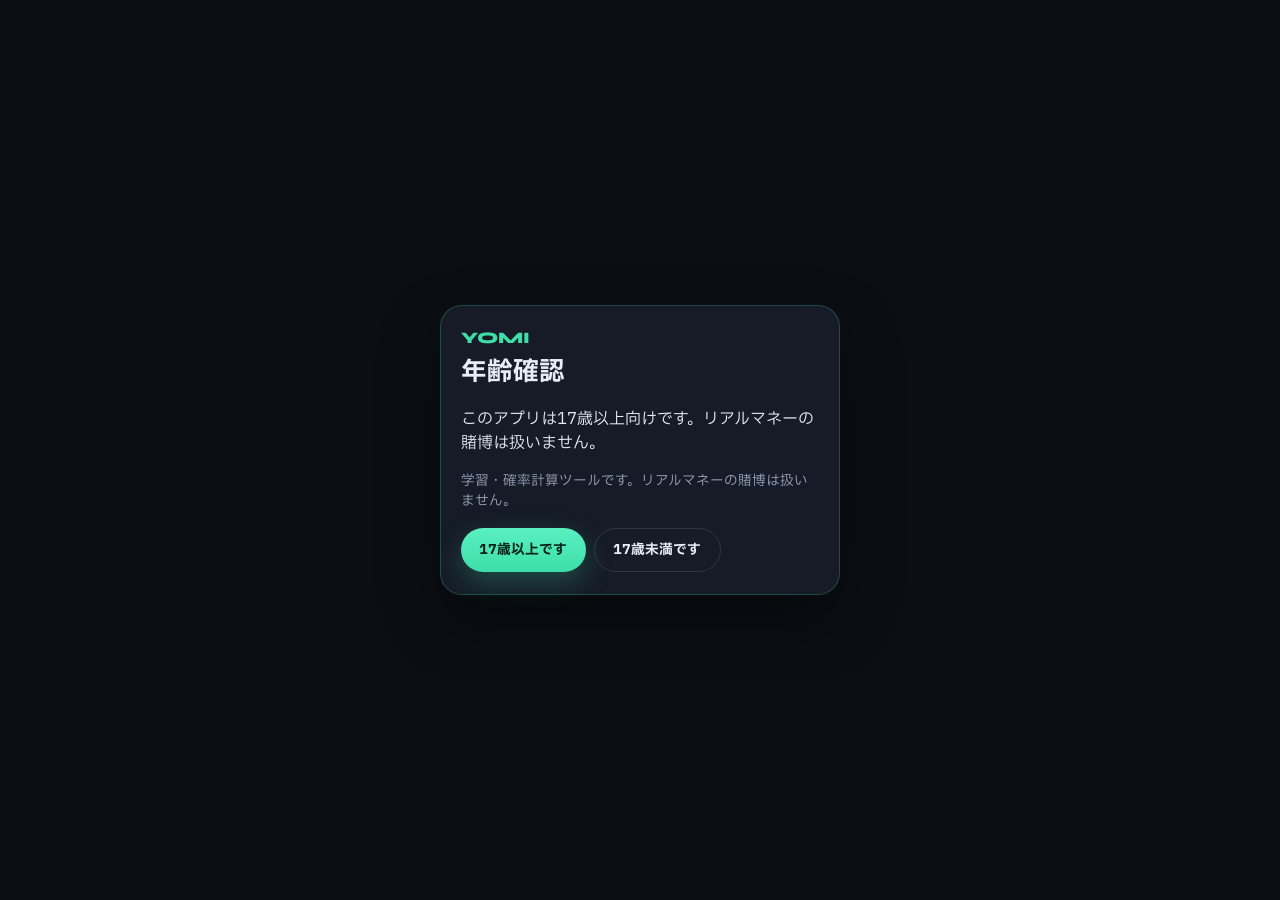
<file: index.html>
<!DOCTYPE html>
<html lang="ja">
  <head>
    <meta charset="UTF-8" />
    <meta
      name="viewport"
      content="width=device-width, initial-scale=1, maximum-scale=1, user-scalable=no, viewport-fit=cover"
    />
    <title>YOMI — ポーカー確率とアクション</title>
    <link rel="preconnect" href="https://fonts.googleapis.com" />
    <link rel="preconnect" href="https://fonts.gstatic.com" crossorigin />
    <link
      href="https://fonts.googleapis.com/css2?family=IBM+Plex+Sans+JP:wght@400;550;700&family=Syne:wght@600;700;800&display=swap"
      rel="stylesheet"
    />
    <link rel="stylesheet" href="css/styles.css" />
    <script src="js/scrollAssist.js"></script>
  </head>
  <body>
    <div id="age-gate" class="age-gate" hidden>
      <div class="age-gate__card">
        <p class="age-gate__brand">YOMI</p>
        <h1>年齢確認</h1>
        <p id="age-gate-text"></p>
        <p class="age-gate__note">学習・確率計算ツールです。リアルマネーの賭博は扱いません。</p>
        <div class="age-gate__actions">
          <button type="button" class="btn btn--accent" id="btn-age-yes">17歳以上です</button>
          <button type="button" class="btn btn--line" id="btn-age-no">17歳未満です</button>
        </div>
      </div>
    </div>

    <div id="ad-interstitial" class="ad-gate" hidden>
      <div class="ad-gate__card" role="dialog" aria-modal="true" aria-labelledby="ad-title">
        <p class="ad-gate__badge">広告</p>
        <h2 id="ad-title">スポンサード</h2>
        <div class="ad-gate__fake">
          <p>ここに広告が入ります</p>
          <p class="ad-gate__fake-sub">（開発用プレースホルダ · 本番は AdMob 等）</p>
        </div>
        <div class="ad-gate__actions">
          <button type="button" class="btn btn--line" id="btn-ad-close">とじる</button>
          <button type="button" class="btn btn--accent" id="btn-ad-upgrade">広告を消す（Pro）</button>
        </div>
        <p class="ad-gate__note">Freeは計算5回ごとに表示 · 結果のあとに出ます</p>
      </div>
    </div>

    <div id="paywall" class="paywall" hidden>
      <div class="paywall__card">
        <p class="paywall__brand">YOMI Pro</p>
        <h2>深く読む人向け</h2>
        <p class="paywall__meta" id="paywall-meta">自動更新サブスクリプション · 1か月</p>
        <p class="paywall__price" id="paywall-price"></p>
        <ul id="paywall-features" class="paywall__list"></ul>

        <div class="paywall__actions">
          <button type="button" class="btn btn--accent" id="btn-unlock-pro">App内課金でProを購入</button>
          <button type="button" class="btn btn--line" id="btn-restore-pro">購入を復元</button>
          <button type="button" class="btn btn--line" id="btn-reset-test" hidden>テストデータ初期化</button>
          <button type="button" class="btn btn--line" id="btn-paywall-close">とじる</button>
        </div>

        <details class="invite-details" id="invite-section">
          <summary>招待コードをお持ちの方</summary>
          <div class="invite-box">
            <label class="field">
              <span>コード</span>
              <input id="invite-input" type="text" placeholder="招待コード" autocomplete="off" spellcheck="false" />
            </label>
            <button type="button" class="btn btn--line" id="btn-invite-redeem">コードで解除</button>
            <p id="invite-msg" class="invite-msg" role="status"></p>
          </div>
        </details>

        <p class="paywall__legal">
          <a id="paywall-privacy" href="https://ushijima24.github.io/yomi-legal/privacy.html" target="_blank" rel="noopener noreferrer">プライバシーポリシー</a>
          <span aria-hidden="true">·</span>
          <a id="paywall-terms" href="https://ushijima24.github.io/yomi-legal/terms.html" target="_blank" rel="noopener noreferrer">利用規約（Terms of Use）</a>
        </p>

        <p class="paywall__note" id="paywall-note">
          サブスクリプションはAppleのアプリ内課金で処理されます。自動更新の管理・解約は端末のサブスクリプション設定から行えます。
        </p>
      </div>
    </div>

    <div id="app-scroll">
    <div class="shell">
      <header class="top">
        <div class="top__brand">
          <p class="logo">YOMI</p>
          <p class="logo__sub">勝率とアクション最適化</p>
        </div>
        <div class="top__right">
          <button type="button" class="plan-pill" id="btn-plan" aria-label="プラン">
            Free
          </button>
          <nav class="tabs" role="tablist">
            <button type="button" class="tab is-active" role="tab" aria-selected="true" data-tab="equity">
              勝率計算
            </button>
            <button type="button" class="tab" role="tab" aria-selected="false" data-tab="action">
              アクション診断
            </button>
            <button type="button" class="tab" role="tab" aria-selected="false" data-tab="line">
              ライン解析
            </button>
            <button type="button" class="tab" role="tab" aria-selected="false" data-tab="range">
              レンジ編集
            </button>
          </nav>
        </div>
      </header>

      <!-- TAB: Equity (既存機能) -->
      <section id="panel-equity" class="panel is-active" role="tabpanel">
        <div class="panel__intro">
          <h1>ハンドを入れて勝率を出す</h1>
          <p>既知の手札同士のエクイティをシミュレーション</p>
        </div>

        <div class="rail">
          <div class="stage">
            <div class="stage__label">ボード</div>
            <div id="board" class="card-row"></div>
            <div class="deal-bar" role="group" aria-label="ランダム生成">
              <span class="deal-bar__label">ランダム生成：</span>
              <button type="button" class="btn btn--line" id="btn-eq-deal-flop">フロップ3枚</button>
              <button type="button" class="btn btn--line" id="btn-eq-deal-turn">ターン</button>
              <button type="button" class="btn btn--line" id="btn-eq-deal-river">リバー</button>
            </div>
            <div id="players" class="player-grid"></div>
            <div class="toolbar">
              <button type="button" class="btn btn--accent" id="btn-calculate">計算する</button>
              <button type="button" class="btn btn--line" id="btn-reset">リセット</button>
              <button type="button" class="btn btn--line" id="btn-add-player">+ 相手</button>
              <button type="button" class="btn btn--line" id="btn-remove-player">− 相手</button>
            </div>
            <p id="status" class="status" role="status"></p>
            <p id="ad-progress-hint" class="ad-progress" hidden></p>
          </div>

          <aside class="deck" aria-label="カード選択">
            <div class="deck__head">デッキ</div>
            <div id="picker"></div>
            <p class="deck__note">スロットを選んでからカードをタップ</p>
          </aside>
        </div>
      </section>

      <!-- TAB: Action advisor -->
      <section id="panel-action" class="panel" role="tabpanel" hidden>
        <div class="panel__intro">
          <h1>今の一手を診断する</h1>
          <p>
            ポットオッズからコール／フォールドの目安を出します。Proではポジション・レイズEV・ハンド内訳まで使えます。
          </p>
          <p class="free-banner" id="action-free-banner" hidden>
            いま Free プランです。詳細設定とレイズ計算は
            <button type="button" class="linkish" id="btn-upgrade-inline">Pro</button>
            で使えます。
          </p>
        </div>

        <div class="advise-layout">
          <div class="advise-main">
            <div class="block">
              <div class="block__title">ボード</div>
              <div id="adv-board" class="card-row"></div>
              <div class="deal-bar" role="group" aria-label="ランダム生成">
                <span class="deal-bar__label">ランダム生成：</span>
                <button type="button" class="btn btn--line" id="btn-adv-deal-flop">フロップ3枚</button>
                <button type="button" class="btn btn--line" id="btn-adv-deal-turn">ターン</button>
                <button type="button" class="btn btn--line" id="btn-adv-deal-river">リバー</button>
              </div>
              <p class="field-hint">未入力ならプリフロップとして計算します</p>
            </div>

            <div class="situation-grid situation-grid--hero-only">
              <div class="block block--me">
                <div class="block__title">自分</div>
                <div class="advise-cards">
                  <div>
                    <span class="mini-label">ハンド</span>
                    <div id="adv-hero" class="card-row"></div>
                  </div>
                </div>
                <div class="fields fields--stack">
                  <label class="field" data-pro-field>
                    <span>ポジション <i class="pro-tag">Pro</i></span>
                    <select id="adv-hero-pos"></select>
                  </label>
                  <label class="field field--check" data-pro-field>
                    <input id="adv-raise" type="checkbox" checked />
                    <span>レイズ案も計算する <i class="pro-tag">Pro</i></span>
                  </label>
                </div>
              </div>
            </div>

            <div class="block">
              <div class="block__title">ポット</div>
              <p class="mini-label">相手のベットサイズ</p>
              <div id="adv-size-buttons" class="size-buttons" role="group" aria-label="ベットサイズ"></div>
              <p id="adv-size-summary" class="size-summary"></p>

              <details class="invite-details pot-advanced">
                <summary>数値を直接指定</summary>
                <div class="fields" style="margin-top: 0.65rem">
                  <label class="field">
                    <span>ポット（相手ベット込み）</span>
                    <input id="adv-pot" type="number" min="1" step="1" />
                  </label>
                  <label class="field">
                    <span>このラウンドのコール額</span>
                    <input id="adv-bet" type="number" min="1" step="1" />
                  </label>
                </div>
                <p class="field-hint">もっと詳しく入れたいときは Pro の「ライン解析」タブへ。</p>
              </details>

              <p class="field-hint">倍率ボタンは元ポット100基準。金額を変えたいときは「数値を直接指定」へ。</p>
              <p id="adv-odds-hint" class="odds-hint"></p>
            </div>

            <details class="block block--villain villain-fold" id="adv-villain-details">
              <summary class="villain-fold__summary">
                相手設定 <i class="pro-tag">Pro</i>
                <span class="villain-fold__hint">タップで開閉</span>
              </summary>
              <div class="fields fields--stack villain-fold__body">
                <label class="field" data-pro-field>
                  <span>テーブル人数（2〜9） <i class="pro-tag">Pro</i></span>
                  <input id="adv-players" type="number" min="2" max="9" step="1" value="6" placeholder="6" />
                </label>
                <label class="field" data-pro-field>
                  <span>卓の傾向 <i class="pro-tag">Pro</i></span>
                  <select id="adv-table-tend">
                    <option value="auto">一般（普通）</option>
                    <option value="tight">タイト（入りにくい）</option>
                    <option value="mid">普通</option>
                    <option value="loose">ルース（みんな入りやすい）</option>
                  </select>
                </label>
                <p class="field-hint">卓全体の地合い。相手タイプとは別に、推定レンジの広さに効きます。</p>
                <label class="field" data-pro-field>
                  <span>使うレンジ <i class="pro-tag">Pro</i></span>
                  <select id="adv-profile-select">
                    <option value="">推定レンジ（自動）</option>
                    <option value="__draft__">編集中のレンジ</option>
                  </select>
                </label>
                <p class="field-hint" id="adv-range-hint">登録・編集は「レンジ編集」タブへ</p>
                <label class="field" data-pro-field>
                  <span>ポジション <i class="pro-tag">Pro</i></span>
                  <select id="adv-villain-pos"></select>
                </label>
                <label class="field" data-pro-field>
                  <span>タイプ <i class="pro-tag">Pro</i></span>
                  <select id="adv-style">
                    <option value="auto">一般（スタンダード）</option>
                    <option value="tight">タイト（狭め）</option>
                    <option value="mid">スタンダード</option>
                    <option value="loose">ルース（広め）</option>
                  </select>
                </label>
                <label class="field" data-pro-field>
                  <span>ライン <i class="pro-tag">Pro</i></span>
                  <select id="adv-line">
                    <option value="auto">一般（ORがベット）</option>
                    <option value="or">オリジナルレイザー (OR)</option>
                    <option value="3bet">3ベッター</option>
                    <option value="4bet">4ベッター</option>
                    <option value="caller">コーラー（フラット）</option>
                    <option value="unknown">不明</option>
                  </select>
                </label>
              </div>
            </details>

            <div class="toolbar">
              <button type="button" class="btn btn--accent" id="btn-advise">最適アクションを出す</button>
              <button type="button" class="btn btn--line" id="btn-adv-reset">カードをクリア</button>
            </div>
            <p id="adv-status" class="status" role="status"></p>

            <div id="adv-result" class="verdict" hidden></div>
          </div>

          <aside class="deck" aria-label="カード選択（診断）">
            <div class="deck__head">デッキ</div>
            <div id="adv-picker"></div>
            <p class="deck__note">スロットを選んでからカードをタップ</p>
          </aside>
        </div>
      </section>

      <!-- TAB: Line lab (Pro) -->
      <section id="panel-line" class="panel" role="tabpanel" hidden>
        <div class="panel__intro">
          <h1>ライン解析 <i class="pro-tag">Pro</i></h1>
          <p>
            テーブルで参加席を選び、プリフロップからリバーまでプレイラインを入れてから診断します。ポットとこのラウンドのベットを分けて扱います。
          </p>
          <p class="free-banner" id="line-free-banner" hidden>
            ライン解析は Pro 機能です。
            <button type="button" class="linkish" id="btn-upgrade-line">Proを見る</button>
          </p>
        </div>

        <div id="line-lab-body" data-pro-field>
          <div class="advise-layout">
            <div class="advise-main">
              <div class="block">
                <div class="block__title">テーブル</div>
                <div class="fields">
                  <label class="field">
                    <span>人数（2〜9）</span>
                    <input id="line-players" type="number" min="2" max="9" step="1" value="6" />
                  </label>
                  <label class="field">
                    <span>開始ポット（ブラインド等）</span>
                    <input id="line-start-pot" type="number" min="0" step="1" value="15" />
                  </label>
                  <label class="field">
                    <span>スタック目安（オールイン用）</span>
                    <input id="line-stack" type="number" min="1" step="1" value="1000" />
                  </label>
                </div>
                <p class="field-hint">席をタップ: 1回目＝自分、2回目＝参加者、3回目＝外す。参加者が診断対象になります。</p>
                <div id="line-table" class="line-table" aria-label="テーブル座席"></div>
                <p id="line-seats-summary" class="size-summary"></p>
              </div>

              <div class="block">
                <div class="block__title">ストリート / ボード / ハンド</div>
                <div id="line-street-tabs" class="line-street-tabs" role="tablist"></div>
                <div id="line-board" class="card-row" style="margin-top: 0.75rem"></div>
                <div class="deal-bar" role="group" aria-label="ランダム生成">
                  <span class="deal-bar__label">ランダム：</span>
                  <button type="button" class="btn btn--line" id="btn-line-deal-flop">フロップ</button>
                  <button type="button" class="btn btn--line" id="btn-line-deal-turn">ターン</button>
                  <button type="button" class="btn btn--line" id="btn-line-deal-river">リバー</button>
                </div>
                <div style="margin-top: 0.85rem">
                  <span class="mini-label">自分のハンド</span>
                  <div id="line-hero" class="card-row"></div>
                </div>
              </div>

              <div class="block">
                <div class="block__title">アクションを追加</div>
                <div class="fields">
                  <label class="field">
                    <span>誰が</span>
                    <select id="line-act-seat"></select>
                  </label>
                  <label class="field">
                    <span>何を</span>
                    <select id="line-act-kind"></select>
                  </label>
                </div>
                <p class="mini-label">ベット／レイズサイズ（現在ポット基準）</p>
                <div id="line-size-buttons" class="size-buttons" role="group" aria-label="ベット％"></div>
                <div class="fields" style="margin-top: 0.65rem">
                  <label class="field">
                    <span>金額（レイズ先・ベット額）</span>
                    <input id="line-act-amount" type="number" min="0" step="1" placeholder="自動 or 直接" />
                  </label>
                </div>
                <div class="toolbar">
                  <button type="button" class="btn btn--accent" id="btn-line-add">ラインに追加</button>
                  <button type="button" class="btn btn--line" id="btn-line-undo">ひとつ戻す</button>
                  <button type="button" class="btn btn--line" id="btn-line-clear">ライン消去</button>
                </div>
              </div>

              <div class="block">
                <div class="block__title">プレイライン</div>
                <ol id="line-timeline" class="line-timeline"></ol>
                <div id="line-spot" class="line-spot"></div>
              </div>

              <div class="block">
                <div class="block__title">診断オプション</div>
                <div class="fields fields--stack">
                  <label class="field">
                    <span>相手タイプ</span>
                    <select id="line-style">
                      <option value="mid">スタンダード</option>
                      <option value="tight">タイト</option>
                      <option value="loose">ルース</option>
                    </select>
                  </label>
                  <label class="field">
                    <span>卓の傾向</span>
                    <select id="line-table-tend">
                      <option value="mid">普通</option>
                      <option value="tight">タイト</option>
                      <option value="loose">ルース</option>
                    </select>
                  </label>
                  <label class="field field--check">
                    <input id="line-raise" type="checkbox" checked />
                    <span>レイズ案も計算する</span>
                  </label>
                </div>
              </div>

              <div class="toolbar">
                <button type="button" class="btn btn--accent" id="btn-line-run">ラインから診断</button>
                <button type="button" class="btn btn--line" id="btn-line-reset-cards">カードをクリア</button>
              </div>
              <p id="line-status" class="status" role="status"></p>
              <div id="line-result" class="verdict" hidden></div>
            </div>

            <aside class="deck" aria-label="カード選択（ライン）">
              <div class="deck__head">デッキ</div>
              <div id="line-picker"></div>
              <p class="deck__note">スロットを選んでからカードをタップ</p>
            </aside>
          </div>
        </div>
      </section>

      <!-- TAB: Range editor -->
      <section id="panel-range" class="panel" role="tabpanel" hidden>
        <div class="panel__intro">
          <h1>ハンドレンジ編集</h1>
          <p>相手の想定ハンドをチェックで作り、名前をつけて保存。アクション診断から呼び出せます。</p>
          <p class="free-banner" id="range-free-banner" hidden>
            レンジ編集は Pro 機能です。
            <button type="button" class="linkish" id="btn-upgrade-range">Proを見る</button>
          </p>
        </div>

        <div class="block" id="range-editor-block" data-pro-field>
          <div class="fields fields--range-meta">
            <label class="field field--name">
              <span>相手の名前</span>
              <input id="adv-villain-name" type="text" placeholder="例: たろう" maxlength="40" />
            </label>
            <label class="field">
              <span>名前の選択</span>
              <select id="range-profile-select">
                <option value="">（新規）</option>
              </select>
            </label>
          </div>
          <div class="block__title" style="margin-top: 1rem">
            ハンド一覧
            <span id="range-count" class="range-count">0ハンド</span>
          </div>
          <p class="field-hint">
            タップでオン／オフ。「推定を反映」は、アクション診断で入れた自分のハンド・ボード・相手タイプ／ライン／ベットサイズから、想定レンジを自動でここに呼び出します。
          </p>
          <div class="toolbar range-toolbar">
            <button type="button" class="btn btn--quiet" id="btn-range-all">169件すべて選択</button>
            <button type="button" class="btn btn--line" id="btn-range-from-estimate">推定を反映</button>
            <button type="button" class="btn btn--line" id="btn-range-clear">クリア</button>
            <button type="button" class="btn btn--accent" id="btn-range-save">名前をつけて保存</button>
            <button type="button" class="btn btn--line" id="btn-range-delete">登録削除</button>
          </div>
          <div id="range-grid" class="range-grid range-grid--wide" aria-label="ハンド一覧"></div>
          <p id="range-status" class="status" role="status"></p>
        </div>
      </section>

      <footer class="site-foot">
        <p id="legal-disclaimer" class="site-foot__disc"></p>
        <p class="site-foot__links">
          <a href="./privacy.html">プライバシー</a>
          <a href="./terms.html">利用規約</a>
          <a href="./support.html">サポート</a>
        </p>
        <p class="site-foot__copy" id="legal-copy"></p>
      </footer>
    </div>
    </div>
    <script type="module" src="js/app.js?v=20260822linelab"></script>
  </body>
</html>
</file>
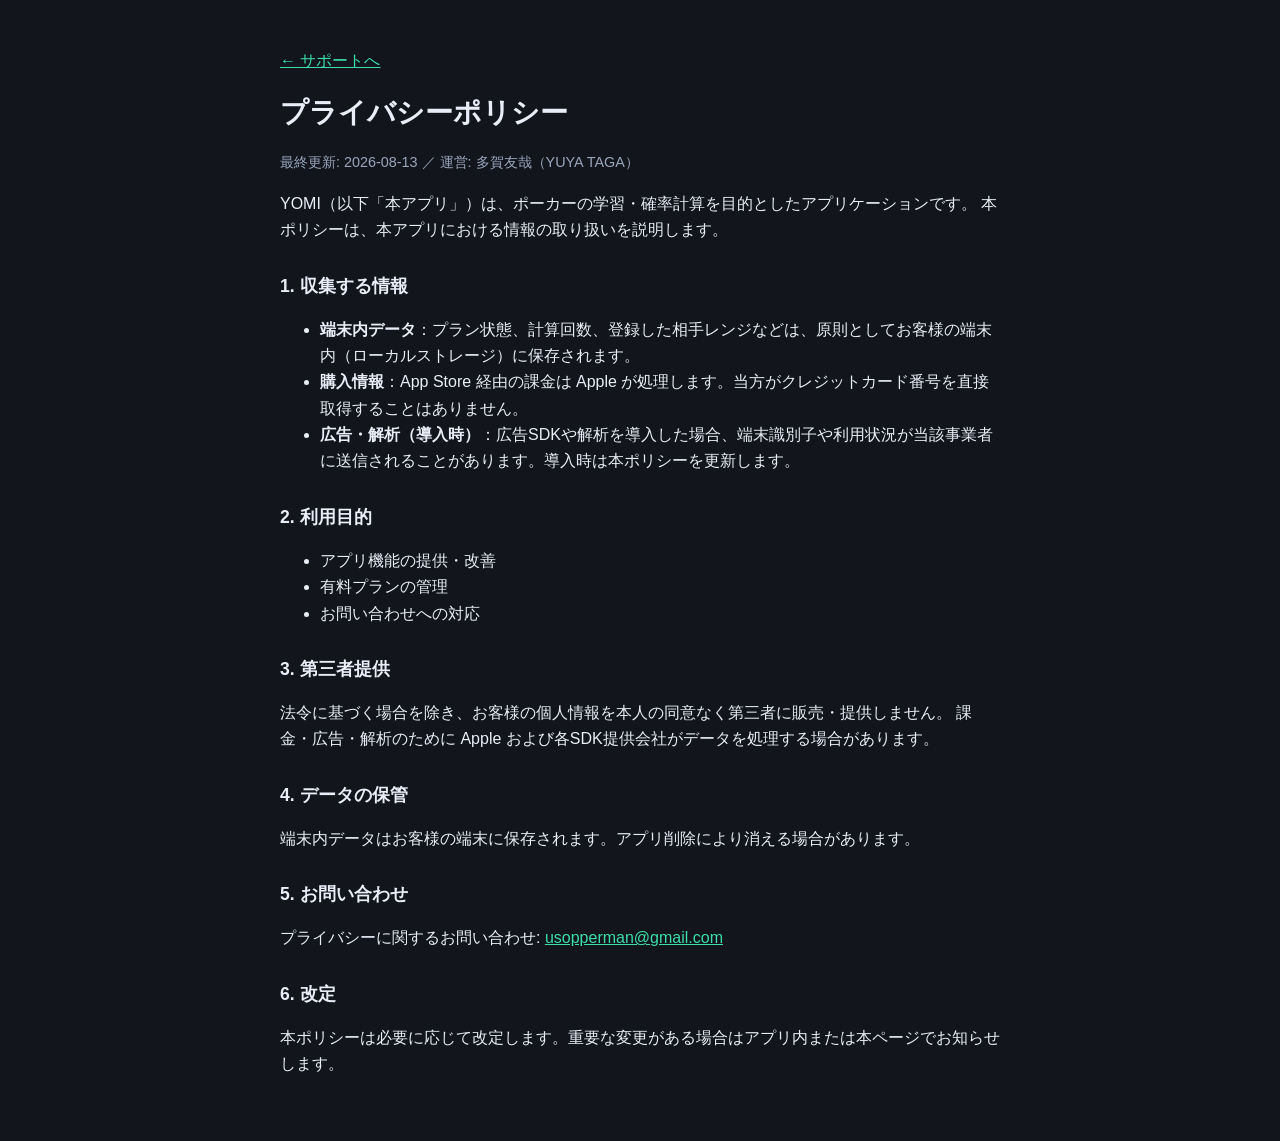
<file: privacy.html>
<!DOCTYPE html>
<html lang="ja">
  <head>
    <meta charset="UTF-8" />
    <meta name="viewport" content="width=device-width, initial-scale=1" />
    <title>プライバシーポリシー — YOMI</title>
    <link rel="stylesheet" href="css/legal.css" />
  </head>
  <body>
    <main class="legal">
      <p><a href="./support.html">← サポートへ</a></p>
      <h1>プライバシーポリシー</h1>
      <p class="meta">最終更新: 2026-08-13 ／ 運営: 多賀友哉（YUYA TAGA）</p>

      <p>
        YOMI（以下「本アプリ」）は、ポーカーの学習・確率計算を目的としたアプリケーションです。
        本ポリシーは、本アプリにおける情報の取り扱いを説明します。
      </p>

      <h2>1. 収集する情報</h2>
      <ul>
        <li>
          <strong>端末内データ</strong>：プラン状態、計算回数、登録した相手レンジなどは、原則としてお客様の端末内（ローカルストレージ）に保存されます。
        </li>
        <li>
          <strong>購入情報</strong>：App Store 経由の課金は Apple が処理します。当方がクレジットカード番号を直接取得することはありません。
        </li>
        <li>
          <strong>広告・解析（導入時）</strong>：広告SDKや解析を導入した場合、端末識別子や利用状況が当該事業者に送信されることがあります。導入時は本ポリシーを更新します。
        </li>
      </ul>

      <h2>2. 利用目的</h2>
      <ul>
        <li>アプリ機能の提供・改善</li>
        <li>有料プランの管理</li>
        <li>お問い合わせへの対応</li>
      </ul>

      <h2>3. 第三者提供</h2>
      <p>
        法令に基づく場合を除き、お客様の個人情報を本人の同意なく第三者に販売・提供しません。
        課金・広告・解析のために Apple および各SDK提供会社がデータを処理する場合があります。
      </p>

      <h2>4. データの保管</h2>
      <p>端末内データはお客様の端末に保存されます。アプリ削除により消える場合があります。</p>

      <h2>5. お問い合わせ</h2>
      <p>
        プライバシーに関するお問い合わせ:
        <a href="mailto:usopperman@gmail.com">usopperman@gmail.com</a>
      </p>

      <h2>6. 改定</h2>
      <p>本ポリシーは必要に応じて改定します。重要な変更がある場合はアプリ内または本ページでお知らせします。</p>
    </main>
  </body>
</html>
</file>
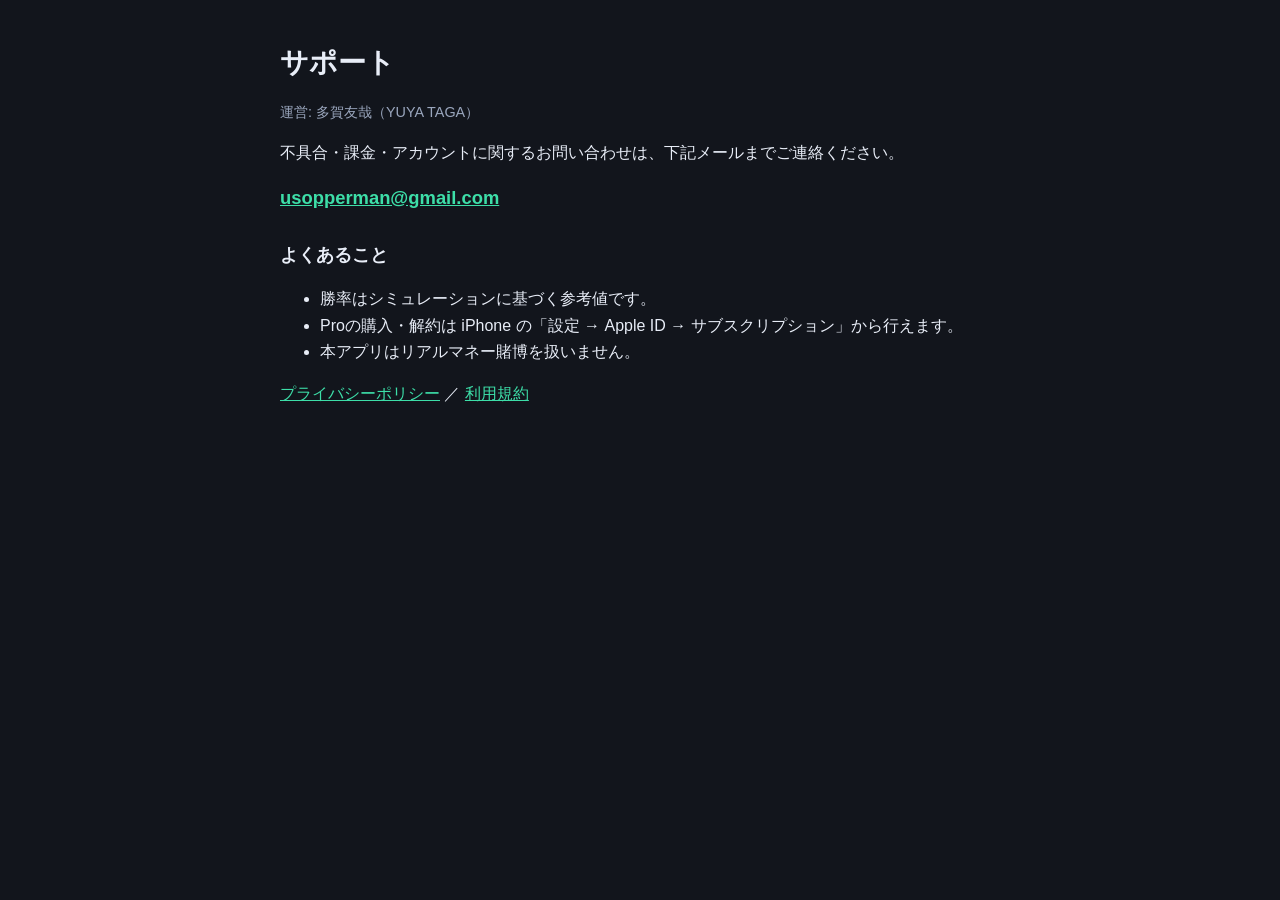
<file: support.html>
<!DOCTYPE html>
<html lang="ja">
  <head>
    <meta charset="UTF-8" />
    <meta name="viewport" content="width=device-width, initial-scale=1" />
    <title>サポート — YOMI</title>
    <link rel="stylesheet" href="css/legal.css" />
  </head>
  <body>
    <main class="legal">
      <h1>サポート</h1>
      <p class="meta">運営: 多賀友哉（YUYA TAGA）</p>

      <p>不具合・課金・アカウントに関するお問い合わせは、下記メールまでご連絡ください。</p>
      <p><a class="big" href="mailto:usopperman@gmail.com">usopperman@gmail.com</a></p>

      <h2>よくあること</h2>
      <ul>
        <li>勝率はシミュレーションに基づく参考値です。</li>
        <li>Proの購入・解約は iPhone の「設定 → Apple ID → サブスクリプション」から行えます。</li>
        <li>本アプリはリアルマネー賭博を扱いません。</li>
      </ul>

      <p>
        <a href="./privacy.html">プライバシーポリシー</a> ／
        <a href="./terms.html">利用規約</a>
      </p>
    </main>
  </body>
</html>
</file>
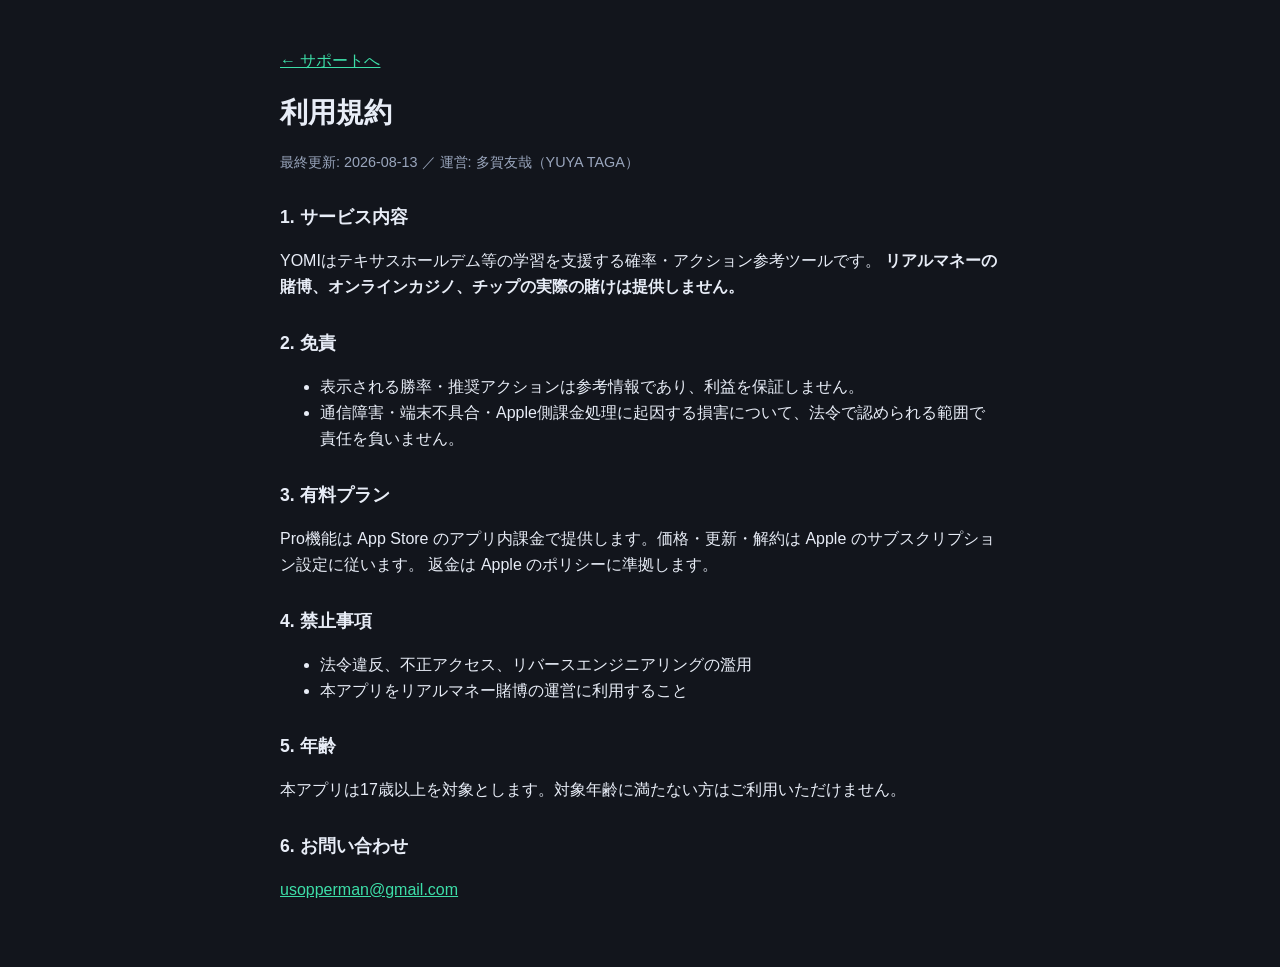
<file: terms.html>
<!DOCTYPE html>
<html lang="ja">
  <head>
    <meta charset="UTF-8" />
    <meta name="viewport" content="width=device-width, initial-scale=1" />
    <title>利用規約 — YOMI</title>
    <link rel="stylesheet" href="css/legal.css" />
  </head>
  <body>
    <main class="legal">
      <p><a href="./support.html">← サポートへ</a></p>
      <h1>利用規約</h1>
      <p class="meta">最終更新: 2026-08-13 ／ 運営: 多賀友哉（YUYA TAGA）</p>

      <h2>1. サービス内容</h2>
      <p>
        YOMIはテキサスホールデム等の学習を支援する確率・アクション参考ツールです。
        <strong>リアルマネーの賭博、オンラインカジノ、チップの実際の賭けは提供しません。</strong>
      </p>

      <h2>2. 免責</h2>
      <ul>
        <li>表示される勝率・推奨アクションは参考情報であり、利益を保証しません。</li>
        <li>通信障害・端末不具合・Apple側課金処理に起因する損害について、法令で認められる範囲で責任を負いません。</li>
      </ul>

      <h2>3. 有料プラン</h2>
      <p>
        Pro機能は App Store のアプリ内課金で提供します。価格・更新・解約は Apple のサブスクリプション設定に従います。
        返金は Apple のポリシーに準拠します。
      </p>

      <h2>4. 禁止事項</h2>
      <ul>
        <li>法令違反、不正アクセス、リバースエンジニアリングの濫用</li>
        <li>本アプリをリアルマネー賭博の運営に利用すること</li>
      </ul>

      <h2>5. 年齢</h2>
      <p>本アプリは17歳以上を対象とします。対象年齢に満たない方はご利用いただけません。</p>

      <h2>6. お問い合わせ</h2>
      <p><a href="mailto:usopperman@gmail.com">usopperman@gmail.com</a></p>
    </main>
  </body>
</html>
</file>
<file: css/styles.css>
:root {
  --bg0: #12151c;
  --bg1: #1a2030;
  --ink: #e8edf7;
  --muted: #9aa6bd;
  --line: rgba(232, 237, 247, 0.12);
  --accent: #3ddea8;
  --accent-deep: #1fa87a;
  --warn: #ffb020;
  --danger: #ff6b6b;
  --paper: #f4f1ea;
  --paper-ink: #1c2333;
  --red: #d64545;
  --black: #1a1a1a;
  --shadow: 0 24px 60px rgba(0, 0, 0, 0.4);
  --font: "IBM Plex Sans JP", "Hiragino Sans", sans-serif;
  --display: "Syne", "IBM Plex Sans JP", sans-serif;
}

*,
*::before,
*::after {
  box-sizing: border-box;
}

html {
  color-scheme: dark;
  height: 100%;
  overflow: hidden;
}

body {
  margin: 0;
  height: 100%;
  overflow: hidden;
  font-family: var(--font);
  color: var(--ink);
  background:
    radial-gradient(ellipse 70% 45% at 10% 0%, rgba(61, 222, 168, 0.14), transparent 50%),
    radial-gradient(ellipse 50% 40% at 100% 20%, rgba(255, 176, 32, 0.08), transparent 45%),
    linear-gradient(160deg, var(--bg0), var(--bg1) 55%, #10141d);
}

/**
 * ネイティブ contentSize が不安定なため、ページスクロールはここで行う。
 * （WKWebView の pan は無効化しないこと）
 */
#app-scroll {
  position: fixed;
  inset: 0;
  z-index: 1;
  overflow-x: hidden;
  overflow-y: scroll;
  -webkit-overflow-scrolling: touch;
  overscroll-behavior: contain;
  touch-action: pan-y;
  padding-top: env(safe-area-inset-top, 0px);
  padding-bottom: env(safe-area-inset-bottom, 0px);
}

body::before {
  content: "";
  position: fixed;
  inset: 0;
  pointer-events: none;
  opacity: 0.045;
  background-image: url("data:image/svg+xml,%3Csvg viewBox='0 0 200 200' xmlns='http://www.w3.org/2000/svg'%3E%3Cfilter id='n'%3E%3CfeTurbulence type='fractalNoise' baseFrequency='0.9' numOctaves='4' stitchTiles='stitch'/%3E%3C/filter%3E%3Crect width='100%25' height='100%25' filter='url(%23n)'/%3E%3C/svg%3E");
}

.shell {
  position: relative;
  z-index: 1;
  width: min(1120px, calc(100% - 2rem));
  margin: 0 auto;
  padding: 1.5rem 0 3rem;
}

.top {
  display: flex;
  flex-wrap: wrap;
  align-items: end;
  justify-content: space-between;
  gap: 1rem;
  margin-bottom: 1.75rem;
  animation: in 0.55s ease both;
}

.top__right {
  display: flex;
  flex-wrap: wrap;
  align-items: center;
  gap: 0.65rem;
}

.plan-pill {
  appearance: none;
  border: 1px solid var(--line);
  background: rgba(0, 0, 0, 0.28);
  color: var(--ink);
  font-family: var(--font);
  font-size: 0.78rem;
  font-weight: 700;
  letter-spacing: 0.04em;
  padding: 0.45rem 0.85rem;
  border-radius: 999px;
  cursor: pointer;
}

.plan-pill.is-pro {
  border-color: rgba(61, 222, 168, 0.45);
  background: rgba(61, 222, 168, 0.15);
  color: var(--accent);
}

.pro-tag {
  display: inline-block;
  font-style: normal;
  font-size: 0.62rem;
  font-weight: 700;
  letter-spacing: 0.06em;
  padding: 0.1rem 0.35rem;
  border-radius: 999px;
  background: rgba(255, 176, 32, 0.2);
  color: var(--warn);
  vertical-align: middle;
  margin-left: 0.25rem;
}

.free-banner {
  margin: 0.75rem 0 0;
  padding: 0.65rem 0.8rem;
  border-radius: 12px;
  border: 1px solid rgba(255, 176, 32, 0.28);
  background: rgba(255, 176, 32, 0.08);
  color: var(--ink);
  font-size: 0.86rem;
}

.linkish {
  appearance: none;
  border: none;
  background: none;
  color: var(--accent);
  font: inherit;
  font-weight: 700;
  cursor: pointer;
  text-decoration: underline;
  padding: 0;
}

[data-pro-field].is-locked {
  opacity: 0.55;
  position: relative;
}

[data-pro-field].is-locked select,
[data-pro-field].is-locked input {
  pointer-events: none;
}

.ad-gate {
  position: fixed;
  inset: 0;
  z-index: 50;
  display: grid;
  place-items: center;
  padding: 1rem;
  background: rgba(8, 10, 16, 0.78);
  backdrop-filter: blur(6px);
}

.ad-gate[hidden] {
  display: none !important;
}

.ad-gate__card {
  width: min(400px, 100%);
  background: #141820;
  border: 1px solid var(--line);
  border-radius: 22px;
  padding: 1.2rem 1.15rem 1.1rem;
  box-shadow: var(--shadow);
  animation: in 0.35s ease both;
}

.ad-gate__badge {
  margin: 0;
  display: inline-block;
  font-size: 0.68rem;
  font-weight: 700;
  letter-spacing: 0.12em;
  text-transform: uppercase;
  color: var(--muted);
  border: 1px solid var(--line);
  border-radius: 999px;
  padding: 0.2rem 0.5rem;
}

.ad-gate__card h2 {
  margin: 0.45rem 0 0.75rem;
  font-family: var(--display);
  font-size: 1.35rem;
}

.ad-gate__fake {
  display: grid;
  place-items: center;
  min-height: 160px;
  border-radius: 14px;
  background:
    linear-gradient(135deg, rgba(61, 222, 168, 0.08), rgba(255, 176, 32, 0.06)),
    rgba(255, 255, 255, 0.03);
  border: 1px dashed rgba(232, 237, 247, 0.2);
  text-align: center;
  padding: 1rem;
  margin-bottom: 0.9rem;
}

.ad-gate__fake p {
  margin: 0;
  font-weight: 700;
}

.ad-gate__fake-sub {
  margin-top: 0.35rem !important;
  font-size: 0.75rem !important;
  font-weight: 500 !important;
  color: var(--muted);
}

.ad-gate__actions {
  display: flex;
  flex-wrap: wrap;
  gap: 0.5rem;
}

.ad-gate__note {
  margin: 0.75rem 0 0;
  font-size: 0.72rem;
  color: var(--muted);
  line-height: 1.45;
}

.ad-progress {
  margin: 0.5rem 0 0;
  font-size: 0.75rem;
  color: var(--muted);
}

.paywall {
  position: fixed;
  inset: 0;
  z-index: 40;
  display: grid;
  place-items: center;
  padding: 1rem;
  background: rgba(8, 10, 16, 0.72);
  backdrop-filter: blur(6px);
}

.paywall[hidden] {
  display: none !important;
}

.paywall__card {
  width: min(420px, 100%);
  background: #161b27;
  border: 1px solid rgba(61, 222, 168, 0.28);
  border-radius: 22px;
  padding: 1.35rem 1.3rem 1.2rem;
  box-shadow: var(--shadow);
}

.paywall__brand {
  margin: 0;
  font-family: var(--display);
  font-weight: 800;
  color: var(--accent);
  letter-spacing: -0.02em;
}

.paywall__card h2 {
  margin: 0.25rem 0 0.35rem;
  font-family: var(--display);
  font-size: 1.55rem;
}

.paywall__meta {
  margin: 0 0 0.35rem;
  color: var(--muted);
  font-size: 0.88rem;
}

.paywall__price {
  margin: 0 0 0.85rem;
  color: var(--warn);
  font-weight: 700;
}

.paywall__legal {
  display: flex;
  flex-wrap: wrap;
  align-items: center;
  gap: 0.4rem 0.55rem;
  margin: 0.85rem 0 0.5rem;
  font-size: 0.82rem;
}

.paywall__legal a {
  color: var(--accent);
  text-decoration: underline;
  text-underline-offset: 0.15em;
}

.paywall__list {
  margin: 0 0 1rem;
  padding-left: 1.1rem;
  color: var(--muted);
  font-size: 0.9rem;
  line-height: 1.55;
}

.paywall__list li {
  margin-bottom: 0.35rem;
}

.paywall__actions {
  display: flex;
  flex-wrap: wrap;
  gap: 0.5rem;
}

.paywall__note {
  margin: 0.85rem 0 0;
  font-size: 0.72rem;
  color: var(--muted);
  line-height: 1.45;
}

.invite-details {
  margin: 1rem 0 0;
  border-top: 1px solid var(--line);
  padding-top: 0.75rem;
}

.invite-details summary {
  cursor: pointer;
  color: var(--muted);
  font-size: 0.82rem;
  font-weight: 600;
  list-style: none;
}

.invite-details summary::-webkit-details-marker {
  display: none;
}

.invite-details summary::before {
  content: "▸ ";
  color: var(--muted);
}

.invite-details[open] summary::before {
  content: "▾ ";
}

.invite-details .invite-box {
  margin-top: 0.75rem;
  margin-bottom: 0;
}

.invite-box {
  padding: 0.85rem;
  border-radius: 14px;
  border: 1px solid var(--line);
  background: rgba(255, 255, 255, 0.03);
  display: grid;
  gap: 0.55rem;
}

.invite-box .field {
  margin: 0;
}

.invite-msg {
  margin: 0;
  min-height: 1.2em;
  font-size: 0.8rem;
  color: var(--muted);
}

.invite-msg.is-ok {
  color: var(--accent);
}

.invite-msg.is-err {
  color: #ff9d9d;
}

.logo {
  margin: 0;
  font-family: var(--display);
  font-weight: 800;
  font-size: clamp(2.4rem, 7vw, 3.6rem);
  letter-spacing: -0.04em;
  line-height: 0.95;
  background: linear-gradient(120deg, var(--ink) 40%, var(--accent));
  -webkit-background-clip: text;
  background-clip: text;
  color: transparent;
}

.logo__sub {
  margin: 0.35rem 0 0;
  color: var(--muted);
  font-size: 0.9rem;
  letter-spacing: 0.08em;
}

.tabs {
  display: flex;
  gap: 0.4rem;
  padding: 0.3rem;
  border: 1px solid var(--line);
  border-radius: 999px;
  background: rgba(0, 0, 0, 0.25);
}

.tab {
  appearance: none;
  border: none;
  background: transparent;
  color: var(--muted);
  font-family: var(--font);
  font-size: 0.88rem;
  font-weight: 700;
  padding: 0.55rem 1.1rem;
  border-radius: 999px;
  cursor: pointer;
  transition: 0.18s ease;
}

.tab.is-active {
  background: var(--accent);
  color: #06281d;
}

.panel[hidden] {
  display: none !important;
}

.panel__intro {
  margin-bottom: 1.25rem;
  animation: in 0.6s 0.05s ease both;
}

.panel__intro h1 {
  margin: 0;
  font-family: var(--display);
  font-size: clamp(1.35rem, 3vw, 1.85rem);
  font-weight: 700;
  letter-spacing: -0.02em;
}

.panel__intro p {
  margin: 0.45rem 0 0;
  color: var(--muted);
  max-width: 40rem;
  line-height: 1.55;
  font-size: 0.92rem;
}

.rail,
.advise-layout {
  display: flex;
  flex-direction: column;
  gap: 1rem;
  align-items: stretch;
}

/* デッキは常に一番上・同じ幅 */
.rail .deck,
.advise-layout .deck {
  order: -1;
  width: 100%;
  max-width: 100%;
  box-sizing: border-box;
}

@media (max-width: 860px) {
  .rail,
  .advise-layout {
    display: flex;
    flex-direction: column;
  }
}

.stage,
.block,
.deck,
.verdict {
  background: rgba(16, 20, 30, 0.72);
  border: 1px solid var(--line);
  border-radius: 22px;
  box-shadow: var(--shadow);
  backdrop-filter: blur(8px);
}

.stage {
  padding: 1.15rem 1.15rem 1.25rem;
  animation: in 0.65s 0.08s ease both;
}

.stage__label,
.block__title,
.deck__head,
.mini-label {
  font-size: 0.7rem;
  font-weight: 700;
  letter-spacing: 0.14em;
  text-transform: uppercase;
  color: var(--accent);
}

.stage__label {
  margin-bottom: 0.55rem;
}

.card-row {
  display: flex;
  flex-wrap: wrap;
  gap: 0.45rem;
}

.player-grid {
  display: grid;
  grid-template-columns: repeat(auto-fit, minmax(200px, 1fr));
  gap: 0.75rem;
  margin-top: 1rem;
}

.player {
  border: 1px solid var(--line);
  border-radius: 16px;
  padding: 0.85rem;
  background: rgba(255, 255, 255, 0.02);
}

.player__head {
  display: flex;
  flex-direction: column;
  gap: 0.45rem;
  margin-bottom: 0.5rem;
}

.player__head h2 {
  margin: 0;
  font-family: var(--display);
  font-size: 1rem;
}

.player__stats {
  display: grid;
  grid-template-columns: repeat(3, 1fr);
  text-align: center;
  gap: 0.25rem;
}

.stat__val {
  display: block;
  font-variant-numeric: tabular-nums;
  font-weight: 700;
  font-size: 1.05rem;
}

.stat--win .stat__val {
  color: var(--accent);
}

.stat__lab {
  display: block;
  font-size: 0.62rem;
  color: var(--muted);
  margin-top: 0.1rem;
}

.player__bar {
  height: 3px;
  background: rgba(255, 255, 255, 0.08);
  border-radius: 99px;
  overflow: hidden;
  margin-bottom: 0.65rem;
}

.player__bar i {
  display: block;
  height: 100%;
  background: linear-gradient(90deg, var(--accent-deep), var(--accent));
  transition: width 0.4s ease;
}

.player__cards {
  display: flex;
  justify-content: center;
  gap: 0.4rem;
}

.slot {
  appearance: none;
  border: 0;
  background: transparent;
  padding: 0;
  cursor: pointer;
  display: flex;
  flex-direction: column;
  align-items: center;
  gap: 0.2rem;
}

.slot__label {
  font-size: 0.58rem;
  color: var(--muted);
  letter-spacing: 0.06em;
}

.slot.is-active .card {
  outline: 2px solid var(--accent);
  outline-offset: 3px;
  transform: translateY(-3px);
}

.card {
  width: 50px;
  height: 70px;
  border-radius: 9px;
  display: inline-flex;
  flex-direction: column;
  align-items: center;
  justify-content: center;
  font-weight: 700;
  box-shadow: 0 8px 16px rgba(0, 0, 0, 0.28);
  transition: transform 0.15s ease;
  user-select: none;
}

.card--empty {
  background: rgba(255, 255, 255, 0.03);
  border: 1.5px dashed rgba(232, 237, 247, 0.25);
  color: rgba(232, 237, 247, 0.4);
  font-size: 0.62rem;
  font-weight: 500;
  box-shadow: none;
}

.card--red,
.card--black {
  background: linear-gradient(165deg, #fffefb, var(--paper));
  color: var(--paper-ink);
}

.card--red {
  color: var(--red);
}

.card--black {
  color: var(--black);
}

.card__rank {
  font-size: 1.1rem;
  line-height: 1;
}

.card__suit {
  font-size: 1rem;
  line-height: 1;
  margin-top: 0.08rem;
}

.toolbar {
  display: flex;
  flex-wrap: wrap;
  gap: 0.5rem;
  margin-top: 1rem;
}

.btn {
  appearance: none;
  border: none;
  border-radius: 999px;
  padding: 0.65rem 1.15rem;
  font-family: var(--font);
  font-size: 0.86rem;
  font-weight: 700;
  cursor: pointer;
  transition: 0.15s ease;
}

.btn:disabled {
  opacity: 0.4;
  cursor: not-allowed;
}

.btn:not(:disabled):hover {
  transform: translateY(-1px);
}

.btn--accent {
  background: linear-gradient(180deg, #5af0c0, var(--accent));
  color: #052218;
  box-shadow: 0 10px 28px rgba(61, 222, 168, 0.25);
}

.btn--line {
  background: transparent;
  color: var(--ink);
  border: 1px solid var(--line);
}

.btn--quiet {
  background: rgba(255, 255, 255, 0.04);
  color: var(--muted);
  border: 1px dashed rgba(232, 237, 247, 0.22);
  font-weight: 600;
}

.status {
  min-height: 1.3em;
  margin: 0.75rem 0 0;
  color: var(--muted);
  font-size: 0.85rem;
}

.status.is-error {
  color: #ff9d9d;
}

.deck {
  padding: 0.95rem;
  animation: in 0.7s 0.1s ease both;
  position: relative;
}

.deck__head {
  margin-bottom: 0.65rem;
}

.deck__note {
  margin: 0.75rem 0 0;
  font-size: 0.75rem;
  color: var(--muted);
  line-height: 1.45;
}

.picker__row {
  display: flex;
  align-items: center;
  gap: 0.25rem;
  margin-bottom: 0.3rem;
  overflow-x: auto;
}

.picker__cards {
  display: flex;
  align-items: center;
  gap: 0.25rem;
  min-width: 0;
}

.picker__suit {
  width: 1.2rem;
  flex-shrink: 0;
  text-align: center;
}

.picker__row--red .picker__suit {
  color: #ff8e8e;
}

.picker__row--black .picker__suit {
  color: var(--muted);
}

.picker__card {
  appearance: none;
  border: none;
  min-width: 2.15rem;
  height: 2.15rem;
  border-radius: 7px;
  font-family: var(--font);
  font-size: 0.72rem;
  font-weight: 700;
  cursor: pointer;
  background: var(--paper);
  transition: 0.12s ease;
}

.picker__card.card--red {
  color: var(--red);
}

.picker__card.card--black {
  color: var(--black);
}

.picker__card:hover:not(:disabled) {
  transform: translateY(-2px);
}

.picker__card:disabled {
  opacity: 0.28;
  text-decoration: line-through;
  cursor: default;
}

.deal-bar {
  display: flex;
  flex-wrap: wrap;
  align-items: center;
  gap: 0.35rem;
  margin: 0.65rem 0 0.25rem;
}

.deal-bar__label {
  flex-shrink: 0;
  font-size: 0.72rem;
  font-weight: 700;
  letter-spacing: 0.04em;
  color: var(--muted);
}

.deal-bar .btn {
  font-size: 0.72rem;
  padding: 0.4rem 0.65rem;
}

/* スマホ: 枠内に13枚収める（このブロックは base より後に置く） */
@media (max-width: 860px) {
  .shell {
    width: calc(100% - 1.25rem);
    max-width: 100%;
    overflow-x: hidden;
  }

  .deck {
    padding: 0.7rem 0.65rem 0.75rem;
    max-width: 100%;
    overflow: hidden;
  }

  .picker {
    display: flex;
    flex-direction: column;
    gap: 0.28rem;
    width: 100%;
    max-width: 100%;
  }

  .picker__row {
    display: flex;
    flex-direction: row;
    align-items: center;
    gap: 0.25rem;
    margin-bottom: 0;
    overflow: hidden;
    width: 100%;
  }

  .picker__suit {
    width: 0.95rem;
    flex-shrink: 0;
    font-size: 0.85rem;
  }

  .picker__cards {
    display: grid;
    grid-template-columns: repeat(13, minmax(0, 1fr));
    gap: 0.15rem;
    flex: 1 1 auto;
    min-width: 0;
    width: 100%;
  }

  .picker__card {
    min-width: 0 !important;
    width: 100%;
    height: 1.85rem;
    padding: 0;
    font-size: 0.55rem;
    border-radius: 5px;
  }

  .field-hint {
    overflow-wrap: anywhere;
    word-break: break-word;
  }
}

.advise-main {
  display: flex;
  flex-direction: column;
  gap: 0.85rem;
  animation: in 0.65s 0.08s ease both;
}

.situation-grid {
  display: grid;
  grid-template-columns: 1fr 1fr;
  gap: 0.85rem;
}

.situation-grid--hero-only {
  grid-template-columns: 1fr;
}

@media (max-width: 720px) {
  .situation-grid {
    grid-template-columns: 1fr;
  }
}

.block--me {
  border-color: rgba(61, 222, 168, 0.28);
}

.villain-fold {
  padding: 0;
  overflow: hidden;
}

.villain-fold__summary {
  list-style: none;
  cursor: pointer;
  display: flex;
  flex-wrap: wrap;
  align-items: center;
  gap: 0.45rem;
  padding: 0.95rem 1.05rem;
  font-family: var(--display);
  font-weight: 700;
  font-size: 1rem;
}

.villain-fold__summary::-webkit-details-marker {
  display: none;
}

.villain-fold__summary::before {
  content: "▸";
  color: var(--muted);
  font-size: 0.85rem;
}

.villain-fold[open] > .villain-fold__summary::before {
  content: "▾";
}

.villain-fold__hint {
  margin-left: auto;
  font-family: var(--font);
  font-size: 0.72rem;
  font-weight: 500;
  color: var(--muted);
}

.villain-fold__body {
  padding: 0 1.05rem 1.05rem;
}

.block--villain {
  border-color: rgba(255, 176, 32, 0.28);
}

.fields--stack {
  grid-template-columns: 1fr;
  margin-top: 0.85rem;
}

.range-count {
  float: right;
  font-size: 0.72rem;
  letter-spacing: 0.04em;
  color: var(--muted);
  text-transform: none;
  font-weight: 600;
}

.range-toolbar {
  margin-top: 0.35rem;
  margin-bottom: 0.65rem;
}

.range-grid {
  display: grid;
  grid-template-columns: repeat(auto-fill, minmax(4.2rem, 1fr));
  gap: 0.3rem;
  max-height: 220px;
  overflow: auto;
  padding: 0.35rem;
  border-radius: 12px;
  border: 1px solid var(--line);
  background: rgba(0, 0, 0, 0.22);
}

.range-grid--wide {
  max-height: min(55vh, 420px);
}

.range-chip {
  appearance: none;
  border: 1px solid transparent;
  border-radius: 8px;
  padding: 0.35rem 0.2rem;
  font-family: var(--font);
  font-size: 0.72rem;
  font-weight: 700;
  cursor: pointer;
  background: rgba(255, 255, 255, 0.04);
  color: var(--muted);
}

.range-chip.is-on {
  background: rgba(61, 222, 168, 0.2);
  border-color: rgba(61, 222, 168, 0.45);
  color: var(--accent);
}

#range-editor-block.is-locked .range-grid,
#range-editor-block.is-locked .range-toolbar {
  pointer-events: none;
}

.field input::placeholder {
  color: rgba(154, 166, 189, 0.55);
  font-weight: 500;
}

.block {
  padding: 1rem 1.1rem;
}

.block__title {
  margin-bottom: 0.75rem;
}

.advise-cards {
  display: flex;
  flex-direction: column;
  gap: 0.85rem;
}

.mini-label {
  display: block;
  margin-bottom: 0.35rem;
  color: var(--muted);
}

.fields {
  display: grid;
  grid-template-columns: repeat(2, minmax(0, 1fr));
  gap: 0.75rem;
}

.fields--range-meta {
  grid-template-columns: 1.55fr 1fr;
  align-items: end;
}

@media (max-width: 560px) {
  .fields,
  .fields--range-meta {
    grid-template-columns: 1fr;
  }
}

.field {
  display: flex;
  flex-direction: column;
  gap: 0.35rem;
  font-size: 0.78rem;
  color: var(--muted);
}

.field input[type="number"],
.field input[type="text"],
.field select {
  appearance: none;
  border: 1px solid var(--line);
  border-radius: 12px;
  background: rgba(0, 0, 0, 0.28);
  color: var(--ink);
  font-family: var(--font);
  font-size: 1rem;
  font-weight: 600;
  padding: 0.65rem 0.75rem;
  width: 100%;
  box-sizing: border-box;
}

.field--name input[type="text"] {
  font-size: 1.08rem;
  padding: 0.85rem 0.95rem;
  min-height: 3rem;
  border-radius: 14px;
}

.field--check {
  flex-direction: row;
  align-items: center;
  gap: 0.65rem;
  grid-column: 1 / -1;
  color: var(--ink);
  font-size: 0.88rem;
  cursor: pointer;
  user-select: none;
}

.field--check input[type="checkbox"] {
  appearance: none;
  -webkit-appearance: none;
  width: 1.15rem;
  height: 1.15rem;
  margin: 0;
  flex-shrink: 0;
  border: 2px solid rgba(61, 222, 168, 0.55);
  border-radius: 5px;
  background: rgba(0, 0, 0, 0.35);
  cursor: pointer;
  display: grid;
  place-content: center;
  padding: 0;
}

.field--check input[type="checkbox"]::before {
  content: "";
  width: 0.55rem;
  height: 0.55rem;
  transform: scale(0);
  transition: transform 0.12s ease;
  background: #052218;
  clip-path: polygon(14% 44%, 0 65%, 50% 100%, 100% 16%, 80% 0, 43% 62%);
}

.field--check input[type="checkbox"]:checked {
  background: var(--accent);
  border-color: var(--accent);
}

.field--check input[type="checkbox"]:checked::before {
  transform: scale(1);
}

.odds-hint {
  margin: 0.85rem 0 0;
  padding: 0.7rem 0.8rem;
  border-radius: 12px;
  background: rgba(61, 222, 168, 0.08);
  border: 1px solid rgba(61, 222, 168, 0.2);
  color: var(--ink);
  font-size: 0.86rem;
  line-height: 1.45;
}

.verdict {
  padding: 1.1rem 1.15rem 1.25rem;
}

.verdict__action {
  font-family: var(--display);
  font-size: clamp(1.8rem, 5vw, 2.4rem);
  font-weight: 800;
  letter-spacing: -0.03em;
  margin: 0 0 0.35rem;
}

.verdict__action[data-action="fold"] {
  color: var(--danger);
}

.verdict__action[data-action="call"] {
  color: var(--accent);
}

.verdict__action[data-action="raise"] {
  color: var(--warn);
}

.verdict__sub {
  margin: 0 0 1rem;
  color: var(--muted);
  font-size: 0.88rem;
  line-height: 1.5;
}

.metrics {
  display: grid;
  grid-template-columns: repeat(auto-fit, minmax(120px, 1fr));
  gap: 0.55rem;
  margin-bottom: 1rem;
}

.metric {
  border: 1px solid var(--line);
  border-radius: 14px;
  padding: 0.7rem 0.75rem;
  background: rgba(255, 255, 255, 0.02);
}

.metric b {
  display: block;
  font-size: 1.15rem;
  font-variant-numeric: tabular-nums;
}

.metric__win {
  color: var(--accent);
}

.metric span {
  display: block;
  margin-top: 0.15rem;
  font-size: 0.68rem;
  color: var(--muted);
  letter-spacing: 0.04em;
}

.ev-list {
  display: grid;
  gap: 0.35rem;
  margin: 0 0 1rem;
  padding: 0;
  list-style: none;
}

.ev-list li {
  display: flex;
  justify-content: space-between;
  gap: 1rem;
  padding: 0.45rem 0.55rem;
  border-radius: 10px;
  background: rgba(255, 255, 255, 0.03);
  font-size: 0.88rem;
}

.ev-list li.is-best {
  outline: 1px solid rgba(61, 222, 168, 0.45);
}

.range-box h3,
.hand-groups h3 {
  margin: 0 0 0.45rem;
  font-size: 0.78rem;
  letter-spacing: 0.08em;
  text-transform: uppercase;
  color: var(--muted);
}

.range-box p,
.hand-groups p {
  margin: 0;
  font-size: 0.84rem;
  line-height: 1.55;
  color: var(--ink);
}

.hand-groups {
  display: grid;
  gap: 0.75rem;
  margin-top: 1rem;
}

.tag-ahead {
  color: var(--accent);
}

.tag-flip {
  color: var(--warn);
}

.tag-behind {
  color: #ff8e8e;
}

@keyframes in {
  from {
    opacity: 0;
    transform: translateY(10px);
  }
  to {
    opacity: 1;
    transform: translateY(0);
  }
}

.field-hint {
  margin: 0.65rem 0 0;
  font-size: 0.75rem;
  color: var(--muted);
  line-height: 1.45;
}

.size-buttons {
  display: flex;
  flex-wrap: wrap;
  gap: 0.4rem;
  margin-top: 0.45rem;
}

.size-btn {
  appearance: none;
  border: 1px solid var(--line);
  border-radius: 999px;
  background: rgba(255, 255, 255, 0.04);
  color: var(--ink);
  font-family: var(--font);
  font-size: 0.82rem;
  font-weight: 700;
  padding: 0.55rem 0.9rem;
  cursor: pointer;
  transition: 0.15s ease;
}

.size-btn:hover {
  border-color: rgba(61, 222, 168, 0.4);
}

.size-btn.is-on {
  background: rgba(61, 222, 168, 0.18);
  border-color: rgba(61, 222, 168, 0.55);
  color: var(--accent);
}

.size-summary {
  margin: 0.65rem 0 0;
  font-size: 0.88rem;
  font-weight: 600;
  color: var(--ink);
}

.pot-advanced {
  margin-top: 0.85rem;
}

.age-gate {
  position: fixed;
  inset: 0;
  z-index: 60;
  display: grid;
  place-items: center;
  padding: 1rem;
  background: #0b0e14;
}

.age-gate[hidden] {
  display: none !important;
}

.age-gate__card {
  width: min(400px, 100%);
  background: #161b27;
  border: 1px solid rgba(61, 222, 168, 0.25);
  border-radius: 22px;
  padding: 1.4rem 1.25rem;
  box-shadow: var(--shadow);
}

.age-gate__brand {
  margin: 0;
  font-family: var(--display);
  font-weight: 800;
  color: var(--accent);
}

.age-gate__card h1 {
  margin: 0.35rem 0 0.5rem;
  font-family: var(--display);
  font-size: 1.6rem;
}

.age-gate__note {
  color: var(--muted);
  font-size: 0.85rem;
  line-height: 1.5;
}

.age-gate__actions {
  display: flex;
  flex-wrap: wrap;
  gap: 0.5rem;
  margin-top: 1rem;
}

.site-foot {
  margin-top: 2.5rem;
  padding: 1.25rem 0 0.5rem;
  border-top: 1px solid var(--line);
  text-align: center;
}

.site-foot__disc {
  margin: 0 auto;
  max-width: 36rem;
  font-size: 0.78rem;
  color: var(--muted);
  line-height: 1.5;
}

.site-foot__links {
  margin: 0.75rem 0 0.35rem;
  display: flex;
  justify-content: center;
  gap: 1rem;
  flex-wrap: wrap;
}

.site-foot__links a {
  color: var(--accent);
  font-size: 0.82rem;
  text-decoration: none;
}

.site-foot__copy {
  margin: 0;
  font-size: 0.72rem;
  color: var(--muted);
}

/* ---- Line lab (Pro) ---- */
.line-table {
  --line-table-bg: radial-gradient(ellipse at center, #1a5c45 0%, #0f3d2e 55%, #0a2a20 100%);
  position: relative;
  width: min(100%, 22rem);
  aspect-ratio: 1.35 / 1;
  margin: 0.85rem auto 0;
  border-radius: 50% / 42%;
  background: var(--line-table-bg);
  border: 2px solid rgba(61, 222, 168, 0.28);
  box-shadow: inset 0 0 0 6px rgba(0, 0, 0, 0.18);
}

.line-seat {
  position: absolute;
  transform: translate(-50%, -50%);
  min-width: 3.1rem;
  padding: 0.35rem 0.45rem;
  border-radius: 0.65rem;
  border: 1px solid rgba(255, 255, 255, 0.18);
  background: rgba(8, 16, 14, 0.82);
  color: var(--ink);
  font-size: 0.72rem;
  font-weight: 700;
  font-family: var(--font);
  cursor: pointer;
  text-align: center;
  line-height: 1.2;
}

.line-seat.is-hero {
  border-color: rgba(61, 222, 168, 0.75);
  background: rgba(61, 222, 168, 0.22);
  color: var(--accent);
}

.line-seat.is-active:not(.is-hero) {
  border-color: rgba(255, 196, 86, 0.7);
  background: rgba(255, 196, 86, 0.16);
  color: #ffd27a;
}

.line-seat.is-out {
  opacity: 0.4;
}

.line-street-tabs {
  display: flex;
  flex-wrap: wrap;
  gap: 0.35rem;
}

.line-street-tab {
  appearance: none;
  border: 1px solid var(--line);
  border-radius: 999px;
  background: rgba(255, 255, 255, 0.04);
  color: var(--muted);
  font-family: var(--font);
  font-size: 0.8rem;
  font-weight: 700;
  padding: 0.45rem 0.8rem;
  cursor: pointer;
}

.line-street-tab.is-on {
  color: var(--accent);
  border-color: rgba(61, 222, 168, 0.55);
  background: rgba(61, 222, 168, 0.16);
}

.line-timeline {
  margin: 0;
  padding-left: 1.2rem;
  display: grid;
  gap: 0.35rem;
  font-size: 0.88rem;
  color: var(--ink);
}

.line-timeline li {
  line-height: 1.35;
}

.line-timeline .street-tag {
  display: inline-block;
  margin-right: 0.35rem;
  font-size: 0.72rem;
  font-weight: 700;
  color: var(--accent);
}

.line-spot {
  margin-top: 0.85rem;
  padding: 0.75rem 0.85rem;
  border-radius: 0.75rem;
  background: rgba(255, 255, 255, 0.04);
  border: 1px solid var(--line);
  font-size: 0.86rem;
  line-height: 1.5;
  color: var(--ink);
}

.line-spot strong {
  color: var(--accent);
}

.tabs {
  flex-wrap: wrap;
}
</file>
<file: css/legal.css>
body {
  margin: 0;
  font-family: "Hiragino Sans", "Noto Sans JP", sans-serif;
  background: #12151c;
  color: #e8edf7;
  line-height: 1.65;
}

.legal {
  width: min(720px, calc(100% - 2rem));
  margin: 0 auto;
  padding: 2rem 0 3rem;
}

.legal a {
  color: #3ddea8;
}

.legal h1 {
  font-size: 1.75rem;
  margin: 0.5rem 0;
}

.legal h2 {
  font-size: 1.1rem;
  margin-top: 1.75rem;
}

.meta {
  color: #9aa6bd;
  font-size: 0.9rem;
}

.big {
  font-size: 1.15rem;
  font-weight: 700;
}
</file>
